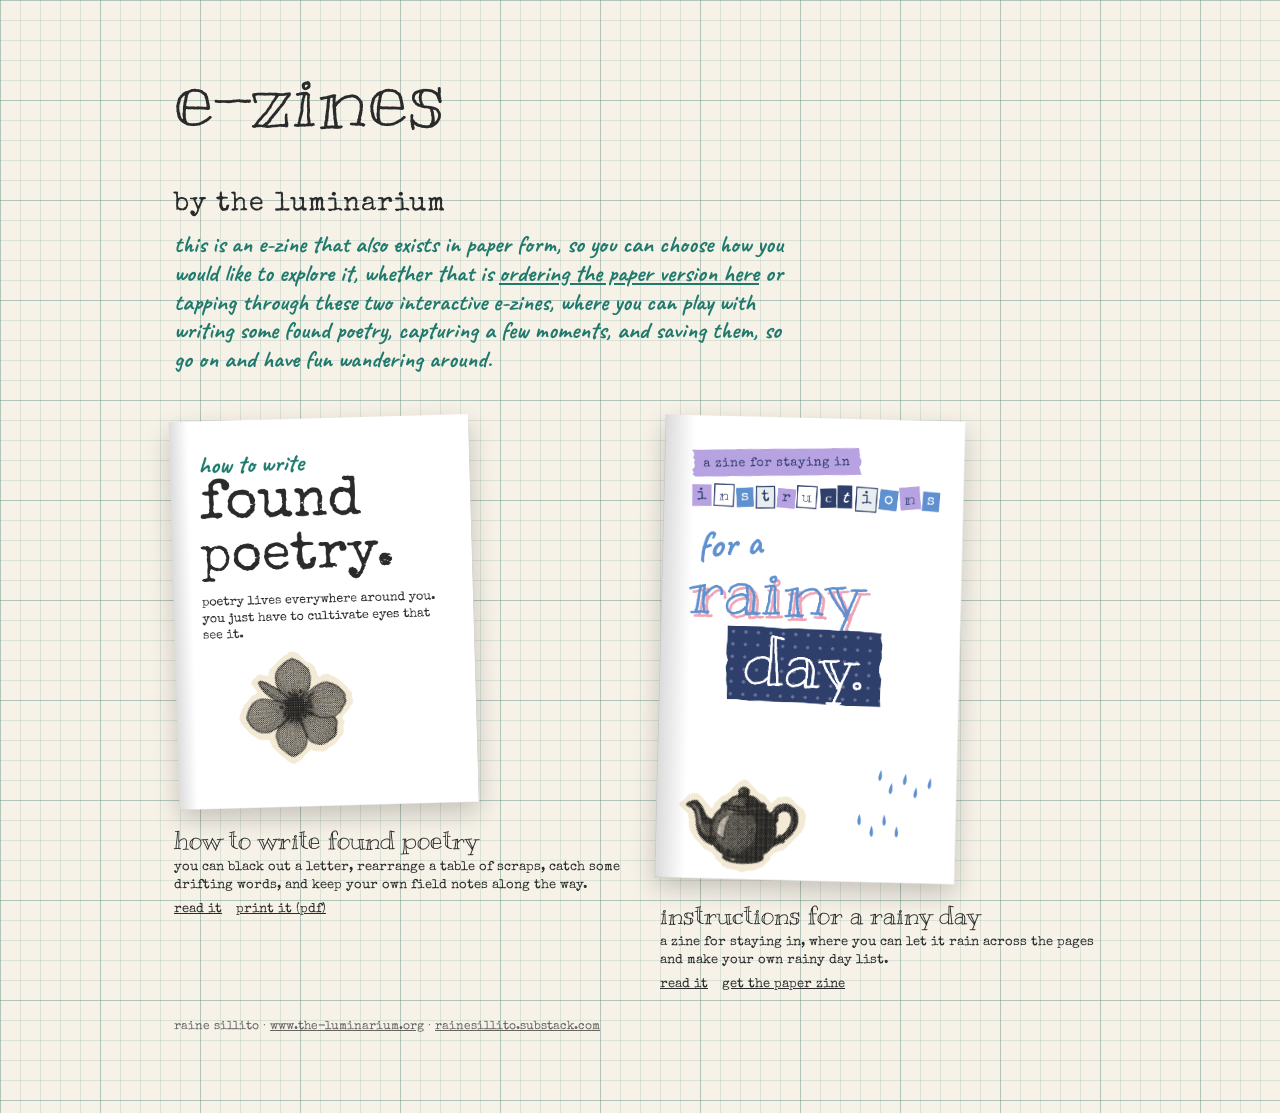
<file: index.html>
<!doctype html>
<html lang="en">
<head>
<meta charset="utf-8">
<meta name="viewport" content="width=device-width,initial-scale=1">
<title>e-zines by the luminarium</title>
<link rel="stylesheet" href="assets/css/fonts.css">
<style>
*{box-sizing:border-box}
body{margin:0;background:#f6f2e8;background-image:linear-gradient(rgba(60,120,105,.14) 1px,transparent 1px),linear-gradient(90deg,rgba(60,120,105,.14) 1px,transparent 1px),linear-gradient(rgba(60,120,105,.26) 1px,transparent 1px),linear-gradient(90deg,rgba(60,120,105,.26) 1px,transparent 1px);background-size:20px 20px,20px 20px,100px 100px,100px 100px;font-family:'Special Elite',monospace;color:#2a2a2a;min-height:100vh}
main{max-width:980px;margin:0 auto;padding:56px 24px 80px}
h1{font-family:'Kranky',cursive;font-weight:400;font-size:clamp(44px,8vw,84px);margin:0 0 6px;line-height:1}
.sub{font-family:'Caveat',cursive;font-weight:700;font-size:24px;line-height:1.2;color:#1f7a6d;margin:0 0 44px;max-width:620px}.sub a{color:#1f7a6d}
.shelf{display:grid;grid-template-columns:repeat(auto-fit,minmax(240px,1fr));gap:48px 40px}
.card{text-decoration:none;color:inherit;display:block}
.card img{width:100%;max-width:300px;display:block;box-shadow:0 10px 26px rgba(0,0,0,.2);transition:transform .25s;background:#fff}
.card:nth-child(odd) img{transform:rotate(-1.6deg)}.card:nth-child(even) img{transform:rotate(1.4deg)}
.card:hover img{transform:rotate(0) translateY(-6px)}
.card h2{font-family:'Kranky',cursive;font-weight:400;font-size:26px;margin:20px 0 4px;line-height:1.1}
.card p{margin:0 0 8px;font-size:13px;line-height:1.4}
.links{font-size:13px}.links a{color:inherit;margin-right:14px}
  .kofi{margin-top:56px;max-width:560px;font-size:14px;line-height:1.5;background:rgba(255,255,255,.75);padding:14px 18px;border:1.5px solid #2a2a2a}.kofi a{color:#1f7a6d}
footer{margin-top:30px;font-size:12px;opacity:.7}footer a{color:inherit}
.by{font-family:"Special Elite",monospace;font-size:.32em;letter-spacing:.04em;display:inline-block;margin-top:6px}
</style>
</head>
<body>
<main>
<h1>e-zines<br><span class="by">by the luminarium</span></h1>
<p class="sub">this is an e-zine that also exists in paper form, so you can choose how you would like to explore it, whether that is <a href="https://ko-fi.com/s/f060f062c3" target="_blank" rel="noopener">ordering the paper version here</a> or tapping through these two interactive e-zines, where you can play with writing some found poetry, capturing a few moments, and saving them, so go on and have fun wandering around.</p>
<div class="shelf">
<div class="card"><a href="found-poetry/"><img src="assets/thumbs/found-poetry.png" alt="cover of how to write found poetry"></a>
<h2>how to write found poetry</h2><p>you can black out a letter, rearrange a table of scraps, catch some drifting words, and keep your own field notes along the way.</p>
<div class="links"><a href="found-poetry/">read it</a><a href="found-poetry/how-to-write-found-poetry.pdf">print it (pdf)</a></div></div>
<div class="card"><a href="rainy-day/"><img src="assets/thumbs/rainy-day.png" alt="cover of instructions for a rainy day"></a>
<h2>instructions for a rainy day</h2><p>a zine for staying in, where you can let it rain across the pages and make your own rainy day list.</p>
<div class="links"><a href="rainy-day/">read it</a><a href="https://ko-fi.com/s/f060f062c3" target="_blank" rel="noopener">get the paper zine</a></div></div>
</div>
<footer>raine sillito · <a href="https://www.the-luminarium.org">www.the-luminarium.org</a> · <a href="https://rainesillito.substack.com">rainesillito.substack.com</a></footer>
</main>
</body>
</html>
</file>
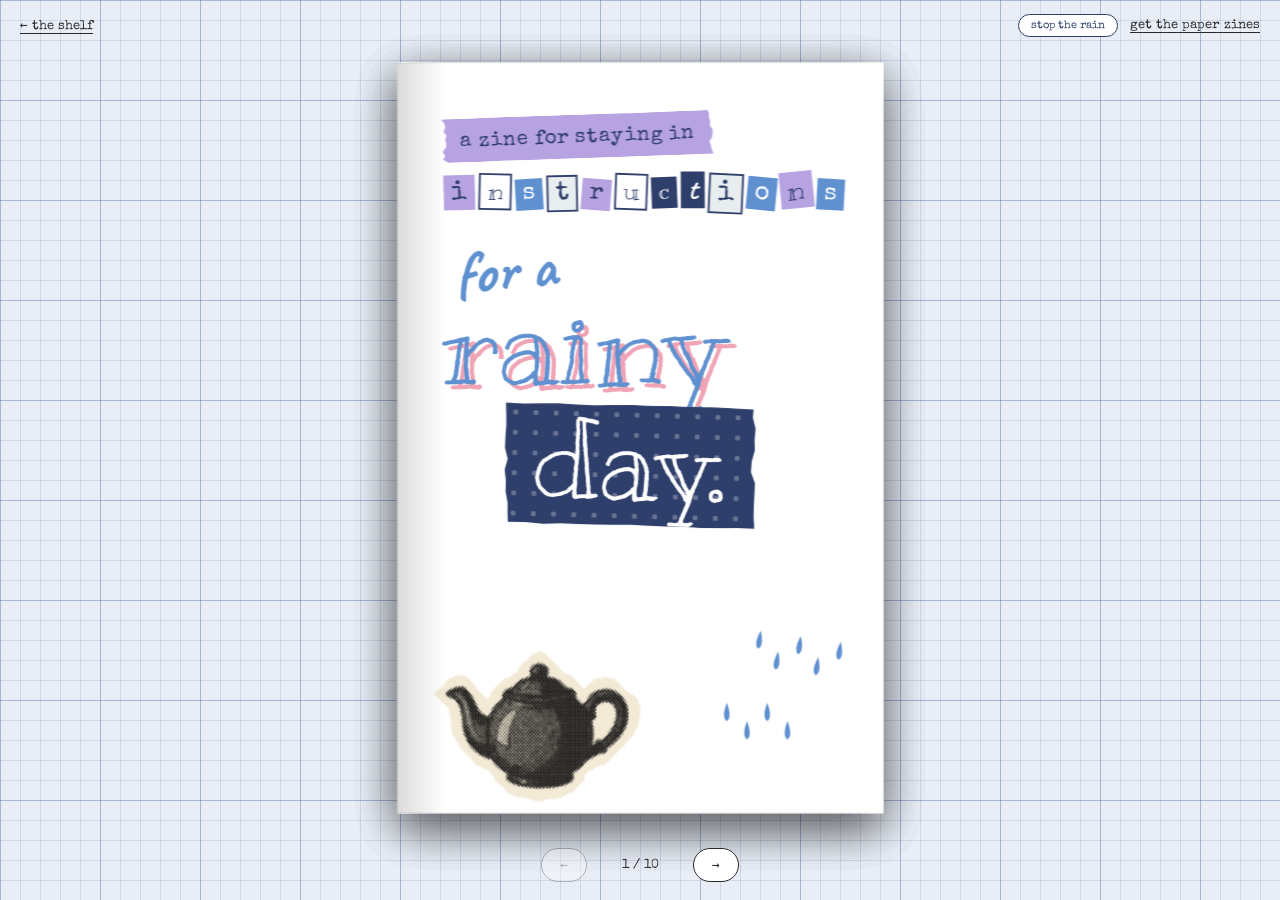
<file: rainy-day/index.html>
<!doctype html>
<html lang="en">
<head>
<meta charset="utf-8">
<meta name="viewport" content="width=device-width,initial-scale=1">
<title>instructions for a rainy day — an e-zine</title>
<link rel="stylesheet" href="../assets/css/fonts.css">
<link rel="stylesheet" href="../assets/css/flip.css">
<style>.pad{position:relative;width:264px;height:408px;padding:28px 24px 24px;box-sizing:border-box}
.pg{width:264px;height:408px}
.cb.on{background:#2f3f6b}
.cb.on+input{text-decoration:line-through;opacity:.5}
.mini{font:inherit;font-size:11px;background:#fff;border:1.5px solid #2f3f6b;border-radius:999px;padding:5px 12px;cursor:pointer;color:#2f3f6b}.mini:hover{background:#2f3f6b;color:#fff}
body{--bg:#e9eef6}
#rain{position:fixed;inset:0;pointer-events:none;overflow:hidden;z-index:3;display:none}
#rain.on{display:block}
#rain i{position:absolute;top:-30px;width:2px;height:18px;background:linear-gradient(transparent,#5f90d0);border-radius:2px;animation:fall linear infinite;transform:rotate(12deg)}
@keyframes fall{to{transform:translate(-40px,112vh) rotate(12deg)}}
#rain b{position:absolute;top:-20px;width:9px;height:11px;border-radius:50% 50% 50% 50%/60% 60% 40% 40%;background:radial-gradient(circle at 35% 30%,#fff,rgba(120,160,220,.35));border:1px solid rgba(95,144,208,.5);animation:slide linear infinite}
@keyframes slide{0%{translate:0 0;opacity:0}8%{opacity:1}100%{translate:6px 108vh;opacity:.9}}
.stage{z-index:2}.top,.nav{z-index:5}
body{--gl:rgba(70,100,170,.16);--gm:rgba(70,100,170,.3)}
@media (prefers-reduced-motion:reduce){#rain{display:none!important}}</style>
</head>
<body>
<div id="rain"></div>
<div class="top"><a href="../">&larr; the shelf</a><span><button class="mini" id="rainbtn">let it rain</button> &nbsp; <a href="https://ko-fi.com/s/f060f062c3" target="_blank" rel="noopener">get the paper zines</a></span></div>
<div class="hint" id="hint"></div>
<div class="stage" id="stage"></div>
<div class="nav"><button id="prev">&larr;</button><span class="ct" id="ct"></span><button id="next">&rarr;</button></div>
<div id="src" style="display:none">
<div class="pg"><div class="pad"><div style="position:relative;z-index:1;background-color:#b7a2e2;color:#2f3f6b;padding:4px 10px;transform:rotate(-2deg);clip-path:polygon(0.0% 0.4%,6.7% 0.8%,13.6% 0.7%,20.9% 0.1%,28.0% 0.0%,34.9% 0.1%,41.6% 0.6%,49.3% 0.2%,55.7% 0.8%,63.4% 0.8%,69.9% 1.3%,76.5% 1.1%,83.8% 0.2%,90.6% 0.4%,98.3% 0.2%,98.8% 8.0%,98.7% 17.0%,99.2% 26.0%,98.9% 35.0%,99.9% 44.0%,99.9% 53.0%,99.6% 62.0%,98.6% 71.0%,99.1% 80.0%,99.3% 89.0%,100.0% 99.2%,93.0% 99.4%,86.0% 99.6%,79.0% 99.0%,72.0% 99.1%,65.0% 99.7%,58.0% 99.3%,51.0% 99.3%,44.0% 98.9%,37.0% 99.1%,30.0% 99.6%,23.0% 98.7%,16.0% 99.8%,9.0% 99.5%,2.0% 99.0%,0.3% 92.0%,1.0% 83.0%,0.1% 74.0%,1.4% 65.0%,1.6% 56.0%,1.2% 47.0%,1.8% 38.0%,0.7% 29.0%,1.4% 20.0%,1.2% 11.0%);display:inline-block;margin-bottom:6px"><span style="font-family:'Special Elite',monospace;font-size:11px;letter-spacing:.5px">a zine for staying in</span></div><div style="position:relative;z-index:1;margin-bottom:6px;line-height:1.1"><span style="display:inline-block;white-space:nowrap;margin-right:8px"><span style="display:inline-block;font-family:'Special Elite',monospace;font-size:15px;line-height:1;padding:2px 4px;margin:1px;background:#b7a2e2;color:#2f3f6b;transform:rotate(-1.6deg);position:relative;z-index:1">i</span><span style="display:inline-block;font-family:'Kranky',cursive;font-size:14px;line-height:1;padding:2px 4px;margin:1px;background:#fff;color:#2f3f6b;border:1.5px solid #2f3f6b;transform:rotate(1.3deg);position:relative;z-index:1">n</span><span style="display:inline-block;font-family:'Special Elite',monospace;font-size:13px;line-height:1;padding:2px 4px;margin:1px;background:#5f90d0;color:#fff;transform:rotate(-3.7deg);position:relative;z-index:1">s</span><span style="display:inline-block;font-family:'Special Elite';font-size:14px;line-height:1;padding:2px 4px;margin:1px;background:#e8eef0;color:#2f3f6b;border:1.5px solid #2f3f6b;transform:rotate(-1.2deg);position:relative;z-index:1">t</span><span style="display:inline-block;font-family:'Special Elite',monospace;font-size:13px;line-height:1;padding:2px 4px;margin:1px;background:#b7a2e2;color:#2f3f6b;transform:rotate(4.4deg);position:relative;z-index:1">r</span><span style="display:inline-block;font-family:'Kranky',cursive;font-size:14px;line-height:1;padding:2px 4px;margin:1px;background:#fff;color:#2f3f6b;border:1.5px solid #2f3f6b;transform:rotate(2.1deg);position:relative;z-index:1">u</span><span style="display:inline-block;font-family:'Kranky',cursive;font-size:13px;line-height:1;padding:2px 4px;margin:1px;background:#2f3f6b;color:#fff;transform:rotate(-2.4deg);position:relative;z-index:1">c</span><span style="display:inline-block;font-family:'Caveat',cursive;font-weight:700;font-size:16px;line-height:1;padding:2px 4px;margin:1px;background:#2f3f6b;color:#fff;transform:rotate(-0.3deg);position:relative;z-index:1">t</span><span style="display:inline-block;font-family:'Special Elite';font-size:16px;line-height:1;padding:2px 4px;margin:1px;background:#e8eef0;color:#2f3f6b;border:1.5px solid #2f3f6b;transform:rotate(2.6deg);position:relative;z-index:1">i</span><span style="display:inline-block;font-family:'Special Elite';font-size:14px;line-height:1;padding:2px 4px;margin:1px;background:#5f90d0;color:#fff;transform:rotate(5.6deg);position:relative;z-index:1">o</span><span style="display:inline-block;font-family:'Kranky',cursive;font-size:16px;line-height:1;padding:2px 4px;margin:1px;background:#b7a2e2;color:#2f3f6b;transform:rotate(-5.6deg);position:relative;z-index:1">n</span><span style="display:inline-block;font-family:'Special Elite';font-size:13px;line-height:1;padding:2px 4px;margin:1px;background:#5f90d0;color:#fff;transform:rotate(3.3deg);position:relative;z-index:1">s</span></span></div><div style="position:relative;z-index:1;font-family:'Caveat',cursive;font-weight:700;font-size:34px;line-height:1;color:#5f90d0;transform:rotate(-5deg);margin:4px 0 0 6px">for a</div><div style="position:relative;z-index:1;font-family:'Kranky',cursive;font-size:64px;line-height:.95;color:#5f90d0;text-shadow:3px 3px 0 #f0a3b4;margin:0 0 2px 0">rainy</div><div style="position:relative;z-index:1;background-color:#2f3f6b;background-image:radial-gradient(circle,rgba(255,255,255,.28) 18%,transparent 20%);background-size:11px 11px;color:#fff;padding:0 16px 4px;transform:rotate(1.5deg);clip-path:polygon(0.0% 0.8%,7.0% 1.1%,14.4% 0.6%,21.2% 0.1%,28.2% 0.8%,35.5% 1.1%,41.8% 0.5%,49.2% 0.0%,56.0% 0.2%,62.6% 0.1%,70.3% 0.2%,76.7% 0.5%,84.4% 0.1%,90.9% 0.7%,98.4% 1.1%,98.2% 8.0%,99.4% 17.0%,99.1% 26.0%,99.3% 35.0%,98.2% 44.0%,98.0% 53.0%,99.7% 62.0%,99.6% 71.0%,99.5% 80.0%,99.5% 89.0%,100.0% 99.4%,93.0% 99.2%,86.0% 99.7%,79.0% 100.0%,72.0% 99.5%,65.0% 99.5%,58.0% 99.3%,51.0% 98.8%,44.0% 99.1%,37.0% 99.3%,30.0% 99.2%,23.0% 99.1%,16.0% 99.9%,9.0% 98.8%,2.0% 99.0%,1.8% 92.0%,1.7% 83.0%,0.8% 74.0%,0.8% 65.0%,0.2% 56.0%,1.3% 47.0%,0.1% 38.0%,0.1% 29.0%,0.4% 20.0%,0.3% 11.0%);display:inline-block;margin-left:34px"><span style="font-family:'Kranky',cursive;font-size:62px;line-height:1">day.</span></div><img src="../assets/img/b035.png" style="position:absolute;z-index:0;width:112px;left:20px;bottom:6px"><svg style="position:absolute;z-index:0;right:14px;bottom:60px;transform:rotate(8deg)" width="60" height="40" viewBox="0 0 60 40"><path d="M5 4 q-3 8 0 10 q3 -2 0 -10z" fill="#5f90d0"/><path d="M16 14 q-3 8 0 10 q3 -2 0 -10z" fill="#5f90d0"/><path d="M27 4 q-3 8 0 10 q3 -2 0 -10z" fill="#5f90d0"/><path d="M38 14 q-3 8 0 10 q3 -2 0 -10z" fill="#5f90d0"/><path d="M49 4 q-3 8 0 10 q3 -2 0 -10z" fill="#5f90d0"/></svg><svg style="position:absolute;z-index:0;right:30px;bottom:24px" width="60" height="40" viewBox="0 0 60 40"><path d="M5 4 q-3 8 0 10 q3 -2 0 -10z" fill="#5f90d0"/><path d="M16 14 q-3 8 0 10 q3 -2 0 -10z" fill="#5f90d0"/><path d="M27 4 q-3 8 0 10 q3 -2 0 -10z" fill="#5f90d0"/><path d="M38 14 q-3 8 0 10 q3 -2 0 -10z" fill="#5f90d0"/></svg></div></div><div class="pg"><div class="pad"><div style="position:relative;z-index:1;font-family:'Kranky',cursive;font-size:58px;line-height:1;color:#5f90d0;transform:rotate(-4deg);margin:-2px 0 6px 0;text-shadow:2px 2px 0 #b7a2e2">first</div><div style="position:relative;z-index:1;background-color:#e3ecef;color:#2f3f6b;padding:7px 12px;transform:rotate(-1deg);clip-path:polygon(0.0% 0.4%,6.6% 0.0%,13.7% 0.1%,20.9% 0.0%,28.4% 0.8%,34.6% 0.3%,41.8% 0.5%,48.6% 1.1%,56.5% 0.6%,63.0% 0.1%,69.6% 0.4%,76.8% 1.1%,83.7% 0.0%,91.5% 0.7%,97.6% 0.7%,99.9% 8.0%,98.9% 17.0%,98.0% 26.0%,98.2% 35.0%,98.6% 44.0%,99.5% 53.0%,99.2% 62.0%,99.7% 71.0%,98.4% 80.0%,98.9% 89.0%,100.0% 99.0%,93.0% 99.6%,86.0% 99.7%,79.0% 98.9%,72.0% 98.7%,65.0% 98.9%,58.0% 99.0%,51.0% 98.9%,44.0% 99.0%,37.0% 99.7%,30.0% 99.3%,23.0% 99.5%,16.0% 100.0%,9.0% 100.0%,2.0% 99.6%,0.5% 92.0%,1.4% 83.0%,2.0% 74.0%,0.9% 65.0%,1.9% 56.0%,2.1% 47.0%,2.0% 38.0%,0.8% 29.0%,0.5% 20.0%,0.5% 11.0%);margin-bottom:8px"><div style="font-family:'Special Elite',monospace;font-size:12.5px;line-height:1.35;color:#2f3f6b;min-height:17px;">watch the window fog</div><div style="font-family:'Special Elite',monospace;font-size:12.5px;line-height:1.35;color:#2f3f6b;min-height:17px;">from the inside</div></div><div style="position:relative;z-index:1;background-color:#b7a2e2;color:#2f3f6b;padding:7px 12px;transform:rotate(1.2deg);clip-path:polygon(0.0% 0.3%,6.7% 0.8%,14.4% 1.1%,21.0% 0.8%,28.3% 0.1%,35.2% 1.2%,42.3% 1.0%,49.0% 0.2%,56.3% 0.4%,63.3% 1.3%,69.9% 0.5%,77.4% 0.9%,83.7% 0.2%,90.7% 1.2%,98.3% 0.2%,98.3% 8.0%,98.0% 17.0%,98.6% 26.0%,99.3% 35.0%,98.9% 44.0%,99.7% 53.0%,100.0% 62.0%,98.0% 71.0%,98.6% 80.0%,98.9% 89.0%,100.0% 98.8%,93.0% 99.4%,86.0% 98.9%,79.0% 98.9%,72.0% 99.7%,65.0% 99.7%,58.0% 99.6%,51.0% 99.7%,44.0% 99.2%,37.0% 99.7%,30.0% 99.5%,23.0% 99.8%,16.0% 98.8%,9.0% 99.5%,2.0% 99.4%,1.2% 92.0%,1.9% 83.0%,0.9% 74.0%,1.9% 65.0%,1.0% 56.0%,1.1% 47.0%,1.1% 38.0%,0.0% 29.0%,0.9% 20.0%,0.4% 11.0%);margin:0 0 8px 8px"><div style="font-family:'Special Elite',monospace;font-size:12.5px;line-height:1.35;color:#2f3f6b;min-height:17px;">count the drops racing</div><div style="font-family:'Special Elite',monospace;font-size:12.5px;line-height:1.35;color:#2f3f6b;min-height:17px;">each other down the glass</div></div><div style="position:relative;z-index:1;background-color:#f0a3b4;color:#2f3f6b;padding:7px 12px;transform:rotate(-0.8deg);clip-path:polygon(0.0% 0.0%,7.3% 0.2%,14.0% 0.9%,21.1% 0.4%,28.0% 0.7%,35.3% 0.1%,42.1% 0.3%,48.8% 1.0%,56.0% 0.7%,63.3% 1.2%,69.9% 0.8%,77.0% 0.7%,84.2% 0.6%,91.0% 0.6%,98.4% 0.9%,98.2% 8.0%,98.0% 17.0%,99.5% 26.0%,98.8% 35.0%,98.0% 44.0%,98.3% 53.0%,99.7% 62.0%,99.7% 71.0%,99.1% 80.0%,99.8% 89.0%,100.0% 99.7%,93.0% 99.9%,86.0% 99.1%,79.0% 99.0%,72.0% 98.8%,65.0% 99.8%,58.0% 99.1%,51.0% 99.1%,44.0% 99.8%,37.0% 98.9%,30.0% 98.7%,23.0% 99.7%,16.0% 98.8%,9.0% 99.5%,2.0% 99.4%,2.1% 92.0%,1.7% 83.0%,0.3% 74.0%,0.9% 65.0%,1.1% 56.0%,0.7% 47.0%,0.4% 38.0%,0.7% 29.0%,1.5% 20.0%,0.0% 11.0%);margin-right:30px"><div style="font-family:'Special Elite',monospace;font-size:12.5px;line-height:1.35;color:#2f3f6b;min-height:17px;">put the kettle on</div><div style="font-family:'Special Elite',monospace;font-size:12.5px;line-height:1.35;color:#2f3f6b;min-height:17px;">two times,</div><div style="font-family:'Special Elite',monospace;font-size:12.5px;line-height:1.35;color:#2f3f6b;min-height:17px;">maybe three</div></div><img src="../assets/img/b034.png" style="position:absolute;z-index:0;width:84px;right:14px;bottom:10px"></div></div><div class="pg"><div class="pad"><div style="position:relative;z-index:1;display:flex;align-items:flex-end;gap:6px;margin-bottom:8px"><div style="position:relative;z-index:1;background-color:#2f3f6b;background-image:radial-gradient(circle,rgba(255,255,255,.28) 18%,transparent 20%);background-size:11px 11px;color:#fff;padding:0 14px 2px;transform:rotate(-2deg);clip-path:polygon(0.0% 0.7%,6.9% 0.0%,13.8% 0.8%,21.0% 0.1%,28.5% 1.0%,35.5% 0.1%,41.8% 0.1%,49.3% 0.4%,55.6% 0.5%,63.4% 1.1%,69.8% 0.2%,77.4% 0.7%,84.2% 0.1%,90.6% 0.9%,97.9% 0.1%,98.0% 8.0%,98.7% 17.0%,98.3% 26.0%,99.8% 35.0%,98.2% 44.0%,99.9% 53.0%,98.2% 62.0%,99.1% 71.0%,99.3% 80.0%,98.8% 89.0%,100.0% 98.8%,93.0% 99.7%,86.0% 99.8%,79.0% 99.3%,72.0% 99.7%,65.0% 99.9%,58.0% 99.8%,51.0% 99.9%,44.0% 99.7%,37.0% 99.6%,30.0% 99.6%,23.0% 99.0%,16.0% 99.6%,9.0% 99.3%,2.0% 99.8%,0.7% 92.0%,0.0% 83.0%,0.5% 74.0%,0.0% 65.0%,1.5% 56.0%,1.1% 47.0%,0.4% 38.0%,1.0% 29.0%,1.9% 20.0%,0.2% 11.0%);"><span style="font-family:'Kranky',cursive;font-size:44px;line-height:1">then</span></div></div><div style="position:relative;z-index:1;border:2px solid #2f3f6b;border-radius:48% 52% 45% 55% / 55% 45% 52% 48%;padding:14px 16px;background:#fff;transform:rotate(-1.5deg);margin-bottom:12px"><div style="font-family:'Special Elite',monospace;font-size:12.5px;line-height:1.35;color:#2f3f6b;min-height:17px;">stomp through every</div><div style="font-family:'Special Elite',monospace;font-size:12.5px;line-height:1.35;color:#2f3f6b;min-height:17px;">puddle on the way to</div><div style="font-family:'Special Elite',monospace;font-size:12.5px;line-height:1.35;color:#2f3f6b;min-height:17px;">nowhere in particular</div></div><div style="position:relative;z-index:1;border:2px solid #2f3f6b;border-radius:48% 52% 45% 55% / 55% 45% 52% 48%;padding:14px 16px;background:#fff;transform:rotate(1.5deg);margin-left:14px"><div style="font-family:'Special Elite',monospace;font-size:12.5px;line-height:1.35;color:#2f3f6b;min-height:17px;">listen to the gutters</div><div style="font-family:'Special Elite',monospace;font-size:12.5px;line-height:1.35;color:#2f3f6b;min-height:17px;">arguing with themselves</div><div style="font-family:'Special Elite',monospace;font-size:12.5px;line-height:1.35;color:#2f3f6b;min-height:17px;">all afternoon</div></div><img src="../assets/img/a164.png" style="position:absolute;z-index:0;width:84px;right:14px;bottom:10px"><svg style="position:absolute;z-index:0;left:22px;bottom:30px" width="60" height="40" viewBox="0 0 60 40"><path d="M5 4 q-3 8 0 10 q3 -2 0 -10z" fill="#5f90d0"/><path d="M16 14 q-3 8 0 10 q3 -2 0 -10z" fill="#5f90d0"/><path d="M27 4 q-3 8 0 10 q3 -2 0 -10z" fill="#5f90d0"/><path d="M38 14 q-3 8 0 10 q3 -2 0 -10z" fill="#5f90d0"/><path d="M49 4 q-3 8 0 10 q3 -2 0 -10z" fill="#5f90d0"/></svg></div></div><div class="pg"><div class="pad"><div style="position:absolute;z-index:1;left:12px;top:18px;bottom:20px;width:40px;font-family:'Kranky',cursive;font-size:34px;color:#5f90d0;writing-mode:vertical-rl;transform:rotate(180deg);white-space:nowrap;text-shadow:2px 2px 0 #b7a2e2">and remember</div><div style="position:relative;z-index:1;margin-left:42px;margin-top:-6px"><div style="position:relative;z-index:1;background-color:#2f3f6b;background-image:radial-gradient(circle,rgba(255,255,255,.28) 18%,transparent 20%);background-size:11px 11px;color:#fff;padding:9px 10px;transform:rotate(1deg);clip-path:polygon(0.0% 1.1%,6.9% 0.6%,14.3% 0.5%,21.0% 0.9%,28.5% 0.4%,35.3% 0.9%,42.1% 0.5%,48.8% 0.1%,55.6% 0.1%,63.2% 0.3%,69.7% 0.1%,77.3% 1.1%,84.2% 0.4%,90.7% 0.4%,98.0% 0.2%,99.1% 8.0%,99.5% 17.0%,98.0% 26.0%,98.0% 35.0%,98.9% 44.0%,99.5% 53.0%,98.0% 62.0%,99.4% 71.0%,99.3% 80.0%,100.0% 89.0%,100.0% 99.5%,93.0% 99.4%,86.0% 99.3%,79.0% 99.7%,72.0% 99.3%,65.0% 100.0%,58.0% 99.7%,51.0% 99.9%,44.0% 99.5%,37.0% 99.9%,30.0% 100.0%,23.0% 99.6%,16.0% 99.7%,9.0% 99.2%,2.0% 99.3%,1.6% 92.0%,1.4% 83.0%,1.5% 74.0%,1.8% 65.0%,0.8% 56.0%,0.7% 47.0%,2.0% 38.0%,0.3% 29.0%,1.5% 20.0%,1.3% 11.0%);margin-bottom:10px"><div style="font-family:'Special Elite',monospace;font-size:11.5px;line-height:1.35;color:#fff;min-height:16px;">let your bones remember</div><div style="font-family:'Special Elite',monospace;font-size:11.5px;line-height:1.35;color:#fff;min-height:16px;">that somewhere under</div><div style="font-family:'Special Elite',monospace;font-size:11.5px;line-height:1.35;color:#fff;min-height:16px;">all this rain</div><div style="font-family:'Special Elite',monospace;font-size:11.5px;line-height:1.35;color:#fff;min-height:16px;">are valleys worn</div><div style="font-family:'Special Elite',monospace;font-size:11.5px;line-height:1.35;color:#fff;min-height:16px;">by wind and water</div></div><div style="position:relative;z-index:1;background-color:#fff;color:#2f3f6b;padding:9px 10px;transform:rotate(-1deg);clip-path:polygon(0.0% 0.1%,7.3% 1.2%,14.1% 1.0%,21.3% 0.2%,28.0% 0.7%,35.3% 1.0%,42.3% 0.8%,49.4% 0.9%,56.2% 0.3%,62.5% 0.2%,69.9% 0.1%,77.3% 0.7%,84.1% 0.8%,91.2% 0.6%,97.5% 1.0%,98.4% 8.0%,99.0% 17.0%,98.9% 26.0%,98.6% 35.0%,99.9% 44.0%,98.5% 53.0%,99.5% 62.0%,99.8% 71.0%,99.4% 80.0%,98.5% 89.0%,100.0% 99.7%,93.0% 99.0%,86.0% 98.7%,79.0% 99.4%,72.0% 99.5%,65.0% 99.4%,58.0% 99.1%,51.0% 99.0%,44.0% 99.2%,37.0% 99.2%,30.0% 99.9%,23.0% 99.8%,16.0% 99.7%,9.0% 99.0%,2.0% 99.6%,1.2% 92.0%,0.0% 83.0%,0.1% 74.0%,0.6% 65.0%,1.4% 56.0%,1.4% 47.0%,1.4% 38.0%,0.6% 29.0%,1.1% 20.0%,1.0% 11.0%);border:0;box-shadow:inset 0 0 0 2px #2f3f6b"><div style="font-family:'Special Elite',monospace;font-size:11.5px;line-height:1.35;color:#2f3f6b;min-height:16px;">and this water has</div><div style="font-family:'Special Elite',monospace;font-size:11.5px;line-height:1.35;color:#2f3f6b;min-height:16px;">fallen before,</div><div style="font-family:'Special Elite',monospace;font-size:11.5px;line-height:1.35;color:#2f3f6b;min-height:16px;">these same atoms rising</div><div style="font-family:'Special Elite',monospace;font-size:11.5px;line-height:1.35;color:#2f3f6b;min-height:16px;">and falling</div><div style="font-family:'Special Elite',monospace;font-size:11.5px;line-height:1.35;color:#2f3f6b;min-height:16px;">and rising again</div></div></div><img src="../assets/img/b034.png" style="position:absolute;z-index:0;width:84px;right:14px;bottom:12px;transform:rotate(-8deg)"><svg style="position:absolute;z-index:0;left:62px;bottom:40px" width="60" height="40" viewBox="0 0 60 40"><path d="M5 4 q-3 8 0 10 q3 -2 0 -10z" fill="#5f90d0"/><path d="M16 14 q-3 8 0 10 q3 -2 0 -10z" fill="#5f90d0"/><path d="M27 4 q-3 8 0 10 q3 -2 0 -10z" fill="#5f90d0"/><path d="M38 14 q-3 8 0 10 q3 -2 0 -10z" fill="#5f90d0"/><path d="M49 4 q-3 8 0 10 q3 -2 0 -10z" fill="#5f90d0"/></svg></div></div><div class="pg"><div class="pad"><div style="position:relative;z-index:1;font-family:'Caveat',cursive;font-weight:700;font-size:22px;line-height:1.02;color:#2f3f6b;transform:rotate(-1.5deg);margin-left:0px">the rain always</div><div style="position:relative;z-index:1;font-family:'Caveat',cursive;font-weight:700;font-size:34px;line-height:1.02;color:#5f90d0;transform:rotate(2deg);margin-left:14px">comes back</div><div style="position:relative;z-index:1;font-family:'Caveat',cursive;font-weight:700;font-size:22px;line-height:1.02;color:#2f3f6b;transform:rotate(-1deg);margin-left:0px">to remind you</div><div style="position:relative;z-index:1;background-color:#b7a2e2;color:#2f3f6b;padding:0 10px;transform:rotate(-2deg);clip-path:polygon(0.0% 0.6%,6.6% 1.2%,13.7% 1.3%,21.4% 0.0%,28.0% 1.1%,35.5% 0.6%,41.8% 0.3%,49.4% 0.3%,56.1% 0.2%,63.0% 1.2%,69.6% 1.1%,77.0% 1.2%,84.2% 0.3%,91.4% 0.6%,97.5% 0.0%,99.0% 8.0%,99.1% 17.0%,99.4% 26.0%,99.7% 35.0%,99.3% 44.0%,99.3% 53.0%,98.3% 62.0%,100.0% 71.0%,98.4% 80.0%,98.3% 89.0%,100.0% 99.8%,93.0% 98.8%,86.0% 99.1%,79.0% 98.8%,72.0% 99.6%,65.0% 99.5%,58.0% 99.5%,51.0% 98.7%,44.0% 99.2%,37.0% 99.5%,30.0% 99.4%,23.0% 99.6%,16.0% 99.9%,9.0% 99.9%,2.0% 98.9%,0.6% 92.0%,1.9% 83.0%,0.5% 74.0%,0.6% 65.0%,1.1% 56.0%,0.4% 47.0%,0.8% 38.0%,2.0% 29.0%,1.8% 20.0%,1.7% 11.0%);display:inline-block;margin:6px 0 2px"><span style="font-family:'Caveat',cursive;font-weight:700;font-size:22px">you’re still allowed</span></div><div style="position:relative;z-index:1;font-family:'Caveat',cursive;font-weight:700;font-size:24px;line-height:1.02;color:#2f3f6b;transform:rotate(1.5deg);margin-left:6px">to be astonished</div><div style="position:relative;z-index:1;font-family:'Caveat',cursive;font-weight:700;font-size:17px;line-height:1.02;color:#2f3f6b;transform:rotate(-1deg);margin-left:0px">by something as ordinary</div><div style="position:relative;z-index:1;font-family:'Caveat',cursive;font-weight:700;font-size:30px;line-height:1.02;color:#5f90d0;transform:rotate(-2deg);margin-left:20px">as water</div><div style="position:relative;z-index:1;font-family:'Caveat',cursive;font-weight:700;font-size:18px;line-height:1.02;color:#2f3f6b;transform:rotate(1deg);margin-left:0px">falling from the sky</div><div style="position:relative;z-index:1;margin-top:2px;font-family:'Kranky',cursive;font-size:36px;color:#5f90d0;text-shadow:2px 2px 0 #f0a3b4;line-height:1">again</div><div style="position:relative;z-index:1;font-family:'Kranky',cursive;font-size:28px;color:#2f3f6b;line-height:1;margin-left:26px">and again</div><img src="../assets/img/a136.png" style="position:absolute;z-index:0;width:52px;right:12px;bottom:8px"></div></div><div class="pg"><div class="pad"><div style="position:relative;z-index:1;background-color:#5f90d0;color:#fff;padding:2px 14px 4px;transform:rotate(-2deg);clip-path:polygon(0.0% 0.0%,7.2% 1.2%,14.0% 0.8%,20.5% 0.5%,28.4% 1.1%,35.4% 1.3%,41.7% 0.1%,48.7% 0.7%,56.2% 1.2%,63.2% 0.8%,70.3% 0.6%,77.1% 0.1%,84.3% 0.3%,91.4% 0.8%,97.8% 0.2%,99.5% 8.0%,98.7% 17.0%,98.5% 26.0%,99.8% 35.0%,99.9% 44.0%,98.9% 53.0%,98.8% 62.0%,99.2% 71.0%,99.5% 80.0%,98.7% 89.0%,100.0% 100.0%,93.0% 99.6%,86.0% 99.4%,79.0% 98.8%,72.0% 99.2%,65.0% 98.9%,58.0% 99.4%,51.0% 99.7%,44.0% 99.7%,37.0% 98.8%,30.0% 99.1%,23.0% 99.6%,16.0% 100.0%,9.0% 99.4%,2.0% 99.1%,0.9% 92.0%,0.5% 83.0%,1.4% 74.0%,1.9% 65.0%,0.5% 56.0%,0.1% 47.0%,0.7% 38.0%,0.9% 29.0%,1.4% 20.0%,0.4% 11.0%);display:inline-block;margin-bottom:2px"><span style="font-family:'Kranky',cursive;font-size:30px;line-height:1">rain log</span></div><div style="position:relative;z-index:1;font-family:'Caveat',cursive;font-weight:700;font-size:17px;color:#5f90d0;margin-top:6px">date:</div><div style="height:24px;position:relative;z-index:1"><input data-k="rd0" style="height:22px;font-size:12.5px;border-bottom:1.5px solid #2f3f6b;opacity:.9"></div><div style="position:relative;z-index:1;font-family:'Caveat',cursive;font-weight:700;font-size:17px;color:#5f90d0;margin-top:6px">what it sounded like:</div><div style="height:24px;position:relative;z-index:1"><input data-k="rs0" style="height:22px;font-size:12.5px;border-bottom:1.5px solid #2f3f6b;opacity:.9"></div><div style="position:relative;z-index:1;font-family:'Caveat',cursive;font-weight:700;font-size:17px;color:#5f90d0;margin-top:6px">what it smelled like:</div><div style="height:24px;position:relative;z-index:1"><input data-k="rm0" style="height:22px;font-size:12.5px;border-bottom:1.5px solid #2f3f6b;opacity:.9"></div><div style="position:relative;z-index:1;font-family:'Caveat',cursive;font-weight:700;font-size:17px;color:#5f90d0;margin-top:6px">where i watched it from:</div><div style="height:24px;position:relative;z-index:1"><input data-k="rw0" style="height:22px;font-size:12.5px;border-bottom:1.5px solid #2f3f6b;opacity:.9"></div><div style="position:relative;z-index:1;font-family:'Caveat',cursive;font-weight:700;font-size:17px;color:#5f90d0;margin-top:6px">what i did instead:</div><div style="height:24px;position:relative;z-index:1"><input data-k="ri0" style="height:22px;font-size:12.5px;border-bottom:1.5px solid #2f3f6b;opacity:.9"></div><div style="height:24px;position:relative;z-index:1"><input data-k="ri1" style="height:22px;font-size:12.5px;border-bottom:1.5px solid #2f3f6b;opacity:.9"></div></div></div><div class="pg"><div class="pad"><div style="position:relative;z-index:1;border:2px solid #2f3f6b;border-radius:48% 52% 45% 55% / 55% 45% 52% 48%;padding:8px 16px;background:#b7a2e2;transform:rotate(-2deg);margin:0 24px 10px"><div style="font-family:'Kranky',cursive;font-size:21px;line-height:1.05;color:#2f3f6b;text-align:center">my rainy<br>day list</div></div><div style="position:relative;z-index:1;display:flex;align-items:flex-end;height:25px;border-bottom:1.5px solid #2f3f6b;opacity:.95"><span class="cb" data-i="0" style="flex:none;width:13px;height:13px;border:1.5px solid #2f3f6b;border-radius:50%;margin-bottom:5px;cursor:pointer"></span><input data-k="rl0" style="margin-left:8px;border:0;height:22px;font-size:12.5px"></div><div style="position:relative;z-index:1;display:flex;align-items:flex-end;height:25px;border-bottom:1.5px solid #2f3f6b;opacity:.95"><span class="cb" data-i="1" style="flex:none;width:13px;height:13px;border:1.5px solid #2f3f6b;border-radius:50%;margin-bottom:5px;cursor:pointer"></span><input data-k="rl1" style="margin-left:8px;border:0;height:22px;font-size:12.5px"></div><div style="position:relative;z-index:1;display:flex;align-items:flex-end;height:25px;border-bottom:1.5px solid #2f3f6b;opacity:.95"><span class="cb" data-i="2" style="flex:none;width:13px;height:13px;border:1.5px solid #2f3f6b;border-radius:50%;margin-bottom:5px;cursor:pointer"></span><input data-k="rl2" style="margin-left:8px;border:0;height:22px;font-size:12.5px"></div><div style="position:relative;z-index:1;display:flex;align-items:flex-end;height:25px;border-bottom:1.5px solid #2f3f6b;opacity:.95"><span class="cb" data-i="3" style="flex:none;width:13px;height:13px;border:1.5px solid #2f3f6b;border-radius:50%;margin-bottom:5px;cursor:pointer"></span><input data-k="rl3" style="margin-left:8px;border:0;height:22px;font-size:12.5px"></div><div style="position:relative;z-index:1;display:flex;align-items:flex-end;height:25px;border-bottom:1.5px solid #2f3f6b;opacity:.95"><span class="cb" data-i="4" style="flex:none;width:13px;height:13px;border:1.5px solid #2f3f6b;border-radius:50%;margin-bottom:5px;cursor:pointer"></span><input data-k="rl4" style="margin-left:8px;border:0;height:22px;font-size:12.5px"></div><div style="position:relative;z-index:1;display:flex;align-items:flex-end;height:25px;border-bottom:1.5px solid #2f3f6b;opacity:.95"><span class="cb" data-i="5" style="flex:none;width:13px;height:13px;border:1.5px solid #2f3f6b;border-radius:50%;margin-bottom:5px;cursor:pointer"></span><input data-k="rl5" style="margin-left:8px;border:0;height:22px;font-size:12.5px"></div><div style="position:relative;z-index:1;display:flex;align-items:flex-end;height:25px;border-bottom:1.5px solid #2f3f6b;opacity:.95"><span class="cb" data-i="6" style="flex:none;width:13px;height:13px;border:1.5px solid #2f3f6b;border-radius:50%;margin-bottom:5px;cursor:pointer"></span><input data-k="rl6" style="margin-left:8px;border:0;height:22px;font-size:12.5px"></div><div style="position:relative;z-index:1;display:flex;align-items:flex-end;height:25px;border-bottom:1.5px solid #2f3f6b;opacity:.95"><span class="cb" data-i="7" style="flex:none;width:13px;height:13px;border:1.5px solid #2f3f6b;border-radius:50%;margin-bottom:5px;cursor:pointer"></span><input data-k="rl7" style="margin-left:8px;border:0;height:22px;font-size:12.5px"></div><img src="../assets/img/a084.png" style="position:absolute;z-index:0;width:64px;right:12px;bottom:10px"></div></div><div class="pg"><div class="pad"><div style="position:relative;z-index:1;font-family:'Kranky',cursive;font-size:44px;line-height:1;color:#5f90d0;text-shadow:2px 2px 0 #b7a2e2;transform:rotate(-3deg)">it will<br>pass.</div><div style="position:relative;z-index:1;margin-top:14px;line-height:1.1"><span style="display:inline-block;white-space:nowrap;margin-right:8px"><span style="display:inline-block;font-family:'Caveat',cursive;font-weight:700;font-size:18px;line-height:1;padding:2px 4px;margin:1px;background:#5f90d0;color:#fff;transform:rotate(-4.3deg);position:relative;z-index:1">i</span><span style="display:inline-block;font-family:'Special Elite';font-size:14px;line-height:1;padding:2px 4px;margin:1px;background:#e8eef0;color:#2f3f6b;border:1.5px solid #2f3f6b;transform:rotate(4.8deg);position:relative;z-index:1">t</span></span><span style="display:inline-block;white-space:nowrap;margin-right:8px"><span style="display:inline-block;font-family:'Kranky',cursive;font-size:16px;line-height:1;padding:2px 4px;margin:1px;background:#2f3f6b;color:#fff;transform:rotate(2.7deg);position:relative;z-index:1">a</span><span style="display:inline-block;font-family:'Special Elite';font-size:18px;line-height:1;padding:2px 4px;margin:1px;background:#b7a2e2;color:#2f3f6b;transform:rotate(5.4deg);position:relative;z-index:1">l</span><span style="display:inline-block;font-family:'Special Elite',monospace;font-size:15px;line-height:1;padding:2px 4px;margin:1px;background:#5f90d0;color:#fff;transform:rotate(-5.4deg);position:relative;z-index:1">w</span><span style="display:inline-block;font-family:'Kranky',cursive;font-size:17px;line-height:1;padding:2px 4px;margin:1px;background:#b7a2e2;color:#2f3f6b;transform:rotate(3.3deg);position:relative;z-index:1">a</span><span style="display:inline-block;font-family:'Kranky',cursive;font-size:18px;line-height:1;padding:2px 4px;margin:1px;background:#5f90d0;color:#fff;transform:rotate(5.0deg);position:relative;z-index:1">y</span><span style="display:inline-block;font-family:'Special Elite';font-size:18px;line-height:1;padding:2px 4px;margin:1px;background:#b7a2e2;color:#2f3f6b;transform:rotate(4.7deg);position:relative;z-index:1">s</span></span><span style="display:inline-block;white-space:nowrap;margin-right:8px"><span style="display:inline-block;font-family:'Special Elite';font-size:19px;line-height:1;padding:2px 4px;margin:1px;background:#f0a3b4;color:#2f3f6b;transform:rotate(-2.6deg);position:relative;z-index:1">c</span><span style="display:inline-block;font-family:'Kranky',cursive;font-size:15px;line-height:1;padding:2px 4px;margin:1px;background:#2f3f6b;color:#fff;transform:rotate(4.6deg);position:relative;z-index:1">o</span><span style="display:inline-block;font-family:'Special Elite';font-size:19px;line-height:1;padding:2px 4px;margin:1px;background:#2f3f6b;color:#fff;transform:rotate(-4.3deg);position:relative;z-index:1">m</span><span style="display:inline-block;font-family:'Kranky',cursive;font-size:17px;line-height:1;padding:2px 4px;margin:1px;background:#b7a2e2;color:#2f3f6b;transform:rotate(5.6deg);position:relative;z-index:1">e</span><span style="display:inline-block;font-family:'Special Elite',monospace;font-size:15px;line-height:1;padding:2px 4px;margin:1px;background:#2f3f6b;color:#fff;transform:rotate(4.7deg);position:relative;z-index:1">s</span></span><span style="display:inline-block;white-space:nowrap;margin-right:8px"><span style="display:inline-block;font-family:'Kranky',cursive;font-size:16px;line-height:1;padding:2px 4px;margin:1px;background:#b7a2e2;color:#2f3f6b;transform:rotate(-4.4deg);position:relative;z-index:1">b</span><span style="display:inline-block;font-family:'Special Elite';font-size:17px;line-height:1;padding:2px 4px;margin:1px;background:#2f3f6b;color:#fff;transform:rotate(0.5deg);position:relative;z-index:1">a</span><span style="display:inline-block;font-family:'Special Elite';font-size:17px;line-height:1;padding:2px 4px;margin:1px;background:#b7a2e2;color:#2f3f6b;transform:rotate(-3.7deg);position:relative;z-index:1">c</span><span style="display:inline-block;font-family:'Special Elite',monospace;font-size:18px;line-height:1;padding:2px 4px;margin:1px;background:#2f3f6b;color:#fff;transform:rotate(-3.9deg);position:relative;z-index:1">k</span><span style="display:inline-block;font-family:'Kranky',cursive;font-size:18px;line-height:1;padding:2px 4px;margin:1px;background:#fff;color:#2f3f6b;border:1.5px solid #2f3f6b;transform:rotate(-5.3deg);position:relative;z-index:1">.</span></span></div><div style="position:absolute;z-index:1;left:20px;right:20px;bottom:24px;text-align:center;font-family:'Special Elite',monospace;font-size:10px;line-height:1.5;color:#2f3f6b">www.the-luminarium.org<br>rainesillito.substack.com</div><img src="../assets/img/b003.png" style="position:absolute;z-index:0;width:50px;left:26px;bottom:78px"><svg style="position:absolute;z-index:0;right:30px;bottom:92px" width="60" height="40" viewBox="0 0 60 40"><path d="M5 4 q-3 8 0 10 q3 -2 0 -10z" fill="#5f90d0"/><path d="M16 14 q-3 8 0 10 q3 -2 0 -10z" fill="#5f90d0"/><path d="M27 4 q-3 8 0 10 q3 -2 0 -10z" fill="#5f90d0"/><path d="M38 14 q-3 8 0 10 q3 -2 0 -10z" fill="#5f90d0"/><path d="M49 4 q-3 8 0 10 q3 -2 0 -10z" fill="#5f90d0"/></svg></div></div><div class="pg"><div class="pad"><div style="position:relative;z-index:1;background-color:#5f90d0;color:#fff;padding:2px 14px 4px;transform:rotate(-2deg);clip-path:polygon(0.0% 1.0%,7.2% 0.7%,13.7% 1.3%,20.8% 1.1%,27.7% 0.3%,35.3% 0.4%,42.5% 0.6%,48.7% 0.3%,55.9% 0.9%,63.4% 0.2%,69.9% 0.3%,77.5% 0.2%,83.6% 0.1%,90.9% 1.2%,98.4% 1.0%,97.9% 8.0%,98.1% 17.0%,99.3% 26.0%,99.6% 35.0%,98.1% 44.0%,98.4% 53.0%,99.9% 62.0%,98.6% 71.0%,99.2% 80.0%,99.2% 89.0%,100.0% 99.6%,93.0% 99.8%,86.0% 100.0%,79.0% 99.6%,72.0% 99.5%,65.0% 98.8%,58.0% 99.8%,51.0% 98.7%,44.0% 99.7%,37.0% 99.5%,30.0% 98.9%,23.0% 98.9%,16.0% 99.4%,9.0% 99.9%,2.0% 99.4%,0.8% 92.0%,1.9% 83.0%,0.4% 74.0%,0.8% 65.0%,1.9% 56.0%,0.1% 47.0%,0.9% 38.0%,1.7% 29.0%,1.6% 20.0%,0.1% 11.0%);display:inline-block;margin-bottom:10px"><span style="font-family:'Kranky',cursive;font-size:28px;line-height:1">something to hold</span></div><p style="position:relative;z-index:1;font-family:'Special Elite',monospace;font-size:13px;line-height:1.45;color:#2f3f6b;margin:0 0 12px">if you want something more tangible to hold in your hand, you can purchase copies of my zines in my Field Goods store.</p><a href="https://ko-fi.com/s/f060f062c3" target="_blank" rel="noopener" style="position:relative;z-index:1;font-family:'Caveat',cursive;font-weight:700;font-size:22px;color:#5f90d0">ko-fi.com/s/f060f062c3 &rarr;</a></div></div><div class="pg"><div class="pad"><div style="position:relative;z-index:1;background-color:#b7a2e2;color:#2f3f6b;padding:2px 14px 4px;transform:rotate(-2deg);clip-path:polygon(0.0% 0.0%,6.6% 1.2%,13.8% 1.0%,21.4% 0.4%,27.8% 1.2%,35.1% 0.3%,42.2% 0.4%,48.8% 0.0%,56.3% 1.2%,63.1% 1.2%,69.5% 0.3%,77.0% 1.2%,84.5% 0.5%,90.8% 0.6%,98.0% 1.2%,99.6% 8.0%,98.3% 17.0%,98.5% 26.0%,98.3% 35.0%,98.4% 44.0%,98.7% 53.0%,99.3% 62.0%,99.3% 71.0%,99.2% 80.0%,98.4% 89.0%,100.0% 99.9%,93.0% 99.7%,86.0% 99.0%,79.0% 99.7%,72.0% 99.9%,65.0% 100.0%,58.0% 99.3%,51.0% 99.6%,44.0% 98.7%,37.0% 98.9%,30.0% 98.7%,23.0% 99.7%,16.0% 99.9%,9.0% 99.9%,2.0% 99.4%,1.5% 92.0%,0.9% 83.0%,0.5% 74.0%,0.9% 65.0%,1.3% 56.0%,1.4% 47.0%,1.6% 38.0%,1.8% 29.0%,1.4% 20.0%,0.3% 11.0%);display:inline-block;margin-bottom:12px"><span style="font-family:'Kranky',cursive;font-size:28px;line-height:1">the luminarium</span></div><p style="margin:0 0 9px;position:relative;z-index:1;font-family:'Special Elite',monospace;font-size:12.5px"><a href="https://www.the-luminarium.org" target="_blank" rel="noopener" style="color:#5f90d0">the-luminarium.org</a></p><p style="margin:0 0 9px;position:relative;z-index:1;font-family:'Special Elite',monospace;font-size:12.5px"><a href="https://rainesillito.substack.com" target="_blank" rel="noopener" style="color:#5f90d0">rainesillito.substack.com</a></p></div></div>
</div>
<div id="hid" style="display:none"></div>
<script src="../assets/js/flip.js"></script>
<script>
const pages=[...document.querySelectorAll('#src > .pg')];
const fb=new Flipbook({stage:document.getElementById('stage'),pw:264,ph:408,pages,maxScale:2,onchange:(p,L,label,mode)=>{document.getElementById('ct').textContent=label;document.getElementById('prev').disabled=p===0;if(p>0){const h=document.getElementById('hint');if(h)h.style.opacity=0}document.getElementById('next').disabled=(mode==='single')?p===L-1:p===L;}});
document.getElementById('prev').onclick=()=>fb.prev();document.getElementById('next').onclick=()=>{document.getElementById('next').classList.remove('pulse');fb.next()};

const SK='ezine-rainy:';const store=(k,v)=>{try{localStorage.setItem(SK+k,v)}catch(e){}};const load=k=>{try{return localStorage.getItem(SK+k)}catch(e){return null}};
document.querySelectorAll('[data-k]').forEach(el=>{const v=load(el.dataset.k);if(v!==null)el.value=v;el.addEventListener('input',()=>store(el.dataset.k,el.value))});
document.querySelectorAll('.cb').forEach(c=>{if(load('cb'+c.dataset.i)==='1')c.classList.add('on');c.addEventListener('click',()=>{c.classList.toggle('on');store('cb'+c.dataset.i,c.classList.contains('on')?'1':'0')})});
const rain=document.getElementById('rain');for(let i=0;i<9;i++){const d=document.createElement('b');d.style.left=(4+Math.random()*92)+'%';d.style.animationDuration=(7+Math.random()*7)+'s';d.style.animationDelay=(-Math.random()*10)+'s';d.style.transform='scale('+(.7+Math.random()*.9)+')';rain.appendChild(d);}for(let i=0;i<110;i++){const d=document.createElement('i');d.style.left=Math.random()*100+'%';d.style.animationDuration=(0.7+Math.random()*0.8)+'s';d.style.animationDelay=(-Math.random()*2)+'s';d.style.opacity=.25+Math.random()*.4;rain.appendChild(d);}
const rb=document.getElementById('rainbtn');const setR=on=>{rain.classList.toggle('on',on);rb.textContent=on?'stop the rain':'let it rain';};rb.onclick=()=>setR(!rain.classList.contains('on'));if(!matchMedia('(prefers-reduced-motion:reduce)').matches)setR(true);


</script>
</body>
</html>
</file>
<file: assets/css/fonts.css>
@font-face{font-family:'Special Elite';src:url(../fonts/special-elite.woff2) format('woff2')}
@font-face{font-family:'Caveat';font-weight:700;src:url(../fonts/caveat-700.woff2) format('woff2')}
@font-face{font-family:'Shrikhand';src:url(../fonts/shrikhand.woff2) format('woff2')}
@font-face{font-family:'Fraunces';font-style:italic;font-weight:700;src:url(../fonts/fraunces-700-italic.woff2) format('woff2')}
@font-face{font-family:'Kranky';src:url(../fonts/Kranky.ttf) format('truetype')}
@font-face{font-family:'Lacquer';src:url(../fonts/Lacquer.ttf) format('truetype')}
</file>
<file: assets/css/flip.css>
:root{--bg:#f6f2e8;--ink:#2a2a2a;--gl:rgba(60,120,105,.14);--gm:rgba(60,120,105,.26)}
*{box-sizing:border-box}
html,body{margin:0;height:100%}
body{background:var(--bg);background-image:linear-gradient(var(--gl) 1px,transparent 1px),linear-gradient(90deg,var(--gl) 1px,transparent 1px),linear-gradient(var(--gm) 1px,transparent 1px),linear-gradient(90deg,var(--gm) 1px,transparent 1px);background-size:20px 20px,20px 20px,100px 100px,100px 100px;font-family:'Special Elite',monospace;color:var(--ink);overflow:hidden}
.top{position:fixed;left:0;right:0;top:0;display:flex;justify-content:space-between;align-items:center;padding:14px 20px;font-size:13px;z-index:5}
.top a{color:inherit;text-decoration:none;border-bottom:1px solid currentColor}
.stage{position:fixed;inset:46px 0 70px;display:flex;align-items:center;justify-content:center;perspective:2600px;touch-action:pan-y}
.book-wrap{position:relative}
.book{position:absolute;left:0;top:0;transform-origin:0 0;transition:transform .8s cubic-bezier(.5,.1,.2,1);transform-style:preserve-3d}
.book.instant,.book.instant .leaf{transition:none!important}
.leaf{pointer-events:none;position:absolute;top:0;height:100%;transform-origin:left center;transform-style:preserve-3d;transition:transform .8s cubic-bezier(.5,.1,.2,1)}
.leaf.flipped{transform:rotateY(-180deg)}
.face{position:absolute;inset:0;backface-visibility:hidden;-webkit-backface-visibility:hidden;background:#fff;overflow:hidden;pointer-events:none;box-shadow:0 8px 24px rgba(0,0,0,.18)}
.face.vis{pointer-events:auto}
.face.back{transform:rotateY(180deg)}
.face.blankface{background:#faf8f3}
.face.front::after,.face.back::after{content:"";position:absolute;top:0;bottom:0;width:26px;pointer-events:none;z-index:50}
.face.front::after{left:0;background:linear-gradient(90deg,rgba(0,0,0,.14),transparent)}
.face.back::after{right:0;background:linear-gradient(270deg,rgba(0,0,0,.14),transparent)}
.nav{position:fixed;left:0;right:0;bottom:0;height:70px;display:flex;align-items:center;justify-content:center;gap:18px;z-index:5;font-size:13px}
.nav button{font:inherit;background:#fff;border:1.5px solid var(--ink);border-radius:999px;padding:8px 18px;cursor:pointer;color:var(--ink)}
.nav button:hover{background:var(--ink);color:#fff}
.nav button:disabled{opacity:.3;cursor:default;background:#fff;color:var(--ink)}
.nav .ct{min-width:70px;text-align:center}
.pg{position:relative;width:100%;height:100%;overflow:hidden}
.pg.blank{background:#faf8f3}
.pg input,.pg textarea{font:inherit;color:inherit;background:transparent;border:0;border-bottom:1px solid currentColor;outline:0;width:100%;padding:0}
.pg input:focus,.pg textarea:focus{background:rgba(255,235,150,.35)}
.drag{touch-action:none;cursor:grab;user-select:none}
.drag:active{cursor:grabbing}
.w{cursor:pointer}
.hint{position:fixed;left:0;right:0;top:44px;text-align:center;font-size:12px;opacity:.7;pointer-events:none;z-index:4;transition:opacity .6s}

#toast{position:fixed;left:50%;bottom:84px;transform:translateX(-50%);background:#2a2a2a;color:#fff;padding:8px 16px;border-radius:999px;font-size:12px;opacity:0;transition:opacity .3s;pointer-events:none;z-index:9;white-space:nowrap}
.nav button.pulse{animation:pls 1.1s ease-in-out infinite}
@keyframes pls{0%,100%{box-shadow:0 0 0 0 rgba(31,122,109,.6)}50%{box-shadow:0 0 0 9px rgba(31,122,109,0)}}
</file>
